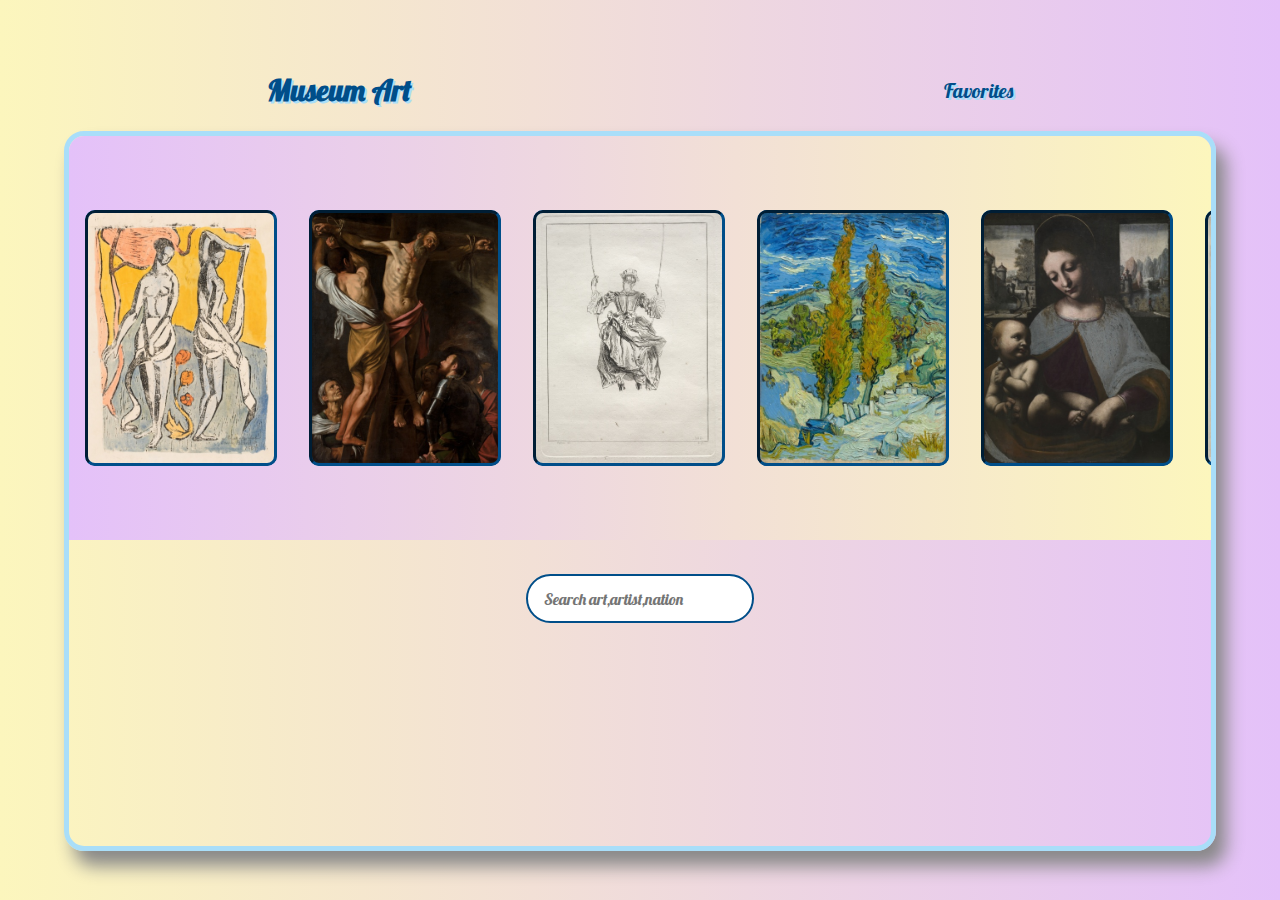
<file: index.html>
<!DOCTYPE html>
<html lang="en">
<head>
    <meta charset="UTF-8">
    <meta http-equiv="X-UA-Compatible" content="IE=edge">
    <meta name="viewport" content="width=device-width, initial-scale=1.0">
    <title>museumArt</title>
    <link href="https://fonts.googleapis.com/css2?family=Lobster&display=swap" rel="stylesheet">
    <link rel="stylesheet" href="Style/style.css">
</head>
<body>
    <div class="modal">
        <div class="modal-container">
            <div class="modal-container--image">
            </div>
        </div>
        <div class="backdrop"></div>
    </div>
    <div class="container">
        <div class="navbar">
            <div id="logo"><h2 >Museum Art</h2></div>
            <div id="favorites" >Favorites</div>
        </div>
        <div class="frame">
            <div class="painting">
                <div class="box">
                    <img src="./assests/nymphs.jpg" alt="The Nymphs" width="100%">
                    <svg class="heart svg 1" xmlns="http://www.w3.org/2000/svg" viewBox="0 0 512 512"><!--! Font Awesome Pro 6.2.0 by @fontawesome - https://fontawesome.com License - https://fontawesome.com/license (Commercial License) Copyright 2022 Fonticons, Inc. --><path d="M47.6 300.4L228.3 469.1c7.5 7 17.4 10.9 27.7 10.9s20.2-3.9 27.7-10.9L464.4 300.4c30.4-28.3 47.6-68 47.6-109.5v-5.8c0-69.9-50.5-129.5-119.4-141C347 36.5 300.6 51.4 268 84L256 96 244 84c-32.6-32.6-79-47.5-124.6-39.9C50.5 55.6 0 115.2 0 185.1v5.8c0 41.5 17.2 81.2 47.6 109.5z"/></svg>
                    <!-- <svg class="go" xmlns="http://www.w3.org/2000/svg" viewBox="0 0 448 512"><!--! Font Awesome Pro 6.2.0 by @fontawesome - https://fontawesome.com License - https://fontawesome.com/license (Commercial License) Copyright 2022 Fonticons, Inc. --><path d="M384 32c35.3 0 64 28.7 64 64V416c0 35.3-28.7 64-64 64H64c-35.3 0-64-28.7-64-64V96C0 60.7 28.7 32 64 32H384zM160 144c-13.3 0-24 10.7-24 24s10.7 24 24 24h94.1L119 327c-9.4 9.4-9.4 24.6 0 33.9s24.6 9.4 33.9 0l135-135V328c0 13.3 10.7 24 24 24s24-10.7 24-24V168c0-13.3-10.7-24-24-24H160z"/></svg> -->
                    <div class="info">
                        <h3>The Nymphs</h3>
                        <p>Émile Bernard (French, 1868–1941)</p>
                    </div>
                </div>
                <div class="box">
                    <img src="./assests/Saint Andrew.jpg" alt="The Crucifixion of Saint Andrew" width="100%">
                    <svg class="heart svg 2" xmlns="http://www.w3.org/2000/svg" viewBox="0 0 512 512"><!--! Font Awesome Pro 6.2.0 by @fontawesome - https://fontawesome.com License - https://fontawesome.com/license (Commercial License) Copyright 2022 Fonticons, Inc. --><path d="M47.6 300.4L228.3 469.1c7.5 7 17.4 10.9 27.7 10.9s20.2-3.9 27.7-10.9L464.4 300.4c30.4-28.3 47.6-68 47.6-109.5v-5.8c0-69.9-50.5-129.5-119.4-141C347 36.5 300.6 51.4 268 84L256 96 244 84c-32.6-32.6-79-47.5-124.6-39.9C50.5 55.6 0 115.2 0 185.1v5.8c0 41.5 17.2 81.2 47.6 109.5z"/></svg>
                    <div class="info">
                        <h3>The Crucifixion of Saint Andrew</h3>
                        <p>Caravaggio (Italian, 1571–1610)</p>
                    </div>
                </div>
                <div class="box">
                    <img src="./assests/swing.jpg" alt="Woman on a Swing, Viewed From Behind" width="100%">
                    <svg class="heart svg 3" xmlns="http://www.w3.org/2000/svg" viewBox="0 0 512 512"><!--! Font Awesome Pro 6.2.0 by @fontawesome - https://fontawesome.com License - https://fontawesome.com/license (Commercial License) Copyright 2022 Fonticons, Inc. --><path d="M47.6 300.4L228.3 469.1c7.5 7 17.4 10.9 27.7 10.9s20.2-3.9 27.7-10.9L464.4 300.4c30.4-28.3 47.6-68 47.6-109.5v-5.8c0-69.9-50.5-129.5-119.4-141C347 36.5 300.6 51.4 268 84L256 96 244 84c-32.6-32.6-79-47.5-124.6-39.9C50.5 55.6 0 115.2 0 185.1v5.8c0 41.5 17.2 81.2 47.6 109.5z"/></svg>
                    <div class="info">
                        <h3>Woman on a Swing, Viewed From Behind</h3>
                        <p>François Boucher (French, 1703–1770)</p>
                    </div>
                </div>
                <div class="box">
                    <img src="./assests/vangogh.jpg" alt="vangogh" width="100%">
                    <svg class="heart svg 4" xmlns="http://www.w3.org/2000/svg" viewBox="0 0 512 512"><!--! Font Awesome Pro 6.2.0 by @fontawesome - https://fontawesome.com License - https://fontawesome.com/license (Commercial License) Copyright 2022 Fonticons, Inc. --><path d="M47.6 300.4L228.3 469.1c7.5 7 17.4 10.9 27.7 10.9s20.2-3.9 27.7-10.9L464.4 300.4c30.4-28.3 47.6-68 47.6-109.5v-5.8c0-69.9-50.5-129.5-119.4-141C347 36.5 300.6 51.4 268 84L256 96 244 84c-32.6-32.6-79-47.5-124.6-39.9C50.5 55.6 0 115.2 0 185.1v5.8c0 41.5 17.2 81.2 47.6 109.5z"/></svg>
                    <div class="info">
                        <h3>Two Poplars in the Alpilles near Saint-Rémy</h3>
                        <p>Vincent van Gogh (Dutch, 1853–1890)</p>
                    </div>
                </div>
                <div class="box">
                    <img src="./assests/virginandchild.jpg" alt="virginandchild" width="100%">
                    <svg class="heart svg 5" xmlns="http://www.w3.org/2000/svg" viewBox="0 0 512 512"><!--! Font Awesome Pro 6.2.0 by @fontawesome - https://fontawesome.com License - https://fontawesome.com/license (Commercial License) Copyright 2022 Fonticons, Inc. --><path d="M47.6 300.4L228.3 469.1c7.5 7 17.4 10.9 27.7 10.9s20.2-3.9 27.7-10.9L464.4 300.4c30.4-28.3 47.6-68 47.6-109.5v-5.8c0-69.9-50.5-129.5-119.4-141C347 36.5 300.6 51.4 268 84L256 96 244 84c-32.6-32.6-79-47.5-124.6-39.9C50.5 55.6 0 115.2 0 185.1v5.8c0 41.5 17.2 81.2 47.6 109.5z"/></svg>
                    <div class="info">
                        <h3>Virgin and Child</h3>
                        <p>Leonardo da Vinci (Italian, 1452–1519)</p>
                    </div>
                </div>
                <div class="box">
                    <img src="./assests/van_gogh.jpg" alt="van_gogh" width="100%">
                    <svg class="heart svg 6" xmlns="http://www.w3.org/2000/svg" viewBox="0 0 512 512"><!--! Font Awesome Pro 6.2.0 by @fontawesome - https://fontawesome.com License - https://fontawesome.com/license (Commercial License) Copyright 2022 Fonticons, Inc. --><path d="M47.6 300.4L228.3 469.1c7.5 7 17.4 10.9 27.7 10.9s20.2-3.9 27.7-10.9L464.4 300.4c30.4-28.3 47.6-68 47.6-109.5v-5.8c0-69.9-50.5-129.5-119.4-141C347 36.5 300.6 51.4 268 84L256 96 244 84c-32.6-32.6-79-47.5-124.6-39.9C50.5 55.6 0 115.2 0 185.1v5.8c0 41.5 17.2 81.2 47.6 109.5z"/></svg>
                    <div class="info">
                        <h3>Dr. Gachet</h3>
                        <p>Vincent van Gogh (Dutch, 1853–1890)</p>
                    </div>
                </div>
                <div class="box">
                    <img src="./assests/Portrait of the Marquise d'Aguirandes.jpg" alt="Portrait of the Marquise d'Aguirandes" width="100%">
                    <svg class="heart svg 6" xmlns="http://www.w3.org/2000/svg" viewBox="0 0 512 512"><!--! Font Awesome Pro 6.2.0 by @fontawesome - https://fontawesome.com License - https://fontawesome.com/license (Commercial License) Copyright 2022 Fonticons, Inc. --><path d="M47.6 300.4L228.3 469.1c7.5 7 17.4 10.9 27.7 10.9s20.2-3.9 27.7-10.9L464.4 300.4c30.4-28.3 47.6-68 47.6-109.5v-5.8c0-69.9-50.5-129.5-119.4-141C347 36.5 300.6 51.4 268 84L256 96 244 84c-32.6-32.6-79-47.5-124.6-39.9C50.5 55.6 0 115.2 0 185.1v5.8c0 41.5 17.2 81.2 47.6 109.5z"/></svg>
                    <div class="info">
                        <h3>Portrait of the Marquise d'Aguirandes</h3>
                        <p>François Hubert Drouais (French, 1727–1775)</p>
                    </div>
                </div>
                <div class="box">
                    <img src="./assests/three_graces.jpg" alt="three_graces" width="100%">
                    <svg class="heart svg 6" xmlns="http://www.w3.org/2000/svg" viewBox="0 0 512 512"><!--! Font Awesome Pro 6.2.0 by @fontawesome - https://fontawesome.com License - https://fontawesome.com/license (Commercial License) Copyright 2022 Fonticons, Inc. --><path d="M47.6 300.4L228.3 469.1c7.5 7 17.4 10.9 27.7 10.9s20.2-3.9 27.7-10.9L464.4 300.4c30.4-28.3 47.6-68 47.6-109.5v-5.8c0-69.9-50.5-129.5-119.4-141C347 36.5 300.6 51.4 268 84L256 96 244 84c-32.6-32.6-79-47.5-124.6-39.9C50.5 55.6 0 115.2 0 185.1v5.8c0 41.5 17.2 81.2 47.6 109.5z"/></svg>
                    
                    <div class="info">
                        <h3>Figure Group of Love Carried by the Three Graces</h3>
                        <p>Sèvres Porcelain Factory (French, est. 1756)</p>
                    </div>
                </div>
                <div class="box">
                    <img src="./assests/The_Annunciation.jpg" alt="The_Annunciation" width="100%">
                    <svg class="heart svg 6" xmlns="http://www.w3.org/2000/svg" viewBox="0 0 512 512"><!--! Font Awesome Pro 6.2.0 by @fontawesome - https://fontawesome.com License - https://fontawesome.com/license (Commercial License) Copyright 2022 Fonticons, Inc. --><path d="M47.6 300.4L228.3 469.1c7.5 7 17.4 10.9 27.7 10.9s20.2-3.9 27.7-10.9L464.4 300.4c30.4-28.3 47.6-68 47.6-109.5v-5.8c0-69.9-50.5-129.5-119.4-141C347 36.5 300.6 51.4 268 84L256 96 244 84c-32.6-32.6-79-47.5-124.6-39.9C50.5 55.6 0 115.2 0 185.1v5.8c0 41.5 17.2 81.2 47.6 109.5z"/></svg>
                    <div class="info">
                        <h3>The_Annunciation</h3>
                        <p>Paolo Veronese (Italian, 1528–1588)</p>
                    </div>
                </div>
                <div class="box">
                    <img src="./assests/Portrait of Catherine Grey, Lady Manners.jpg" alt="Lady Manners" width="100%">
                    <svg class="heart svg 6" xmlns="http://www.w3.org/2000/svg" viewBox="0 0 512 512"><!--! Font Awesome Pro 6.2.0 by @fontawesome - https://fontawesome.com License - https://fontawesome.com/license (Commercial License) Copyright 2022 Fonticons, Inc. --><path d="M47.6 300.4L228.3 469.1c7.5 7 17.4 10.9 27.7 10.9s20.2-3.9 27.7-10.9L464.4 300.4c30.4-28.3 47.6-68 47.6-109.5v-5.8c0-69.9-50.5-129.5-119.4-141C347 36.5 300.6 51.4 268 84L256 96 244 84c-32.6-32.6-79-47.5-124.6-39.9C50.5 55.6 0 115.2 0 185.1v5.8c0 41.5 17.2 81.2 47.6 109.5z"/></svg>
                    <div class="info">
                        <h3>Portrait of Catherine Grey, Lady Manners</h3>
                        <p>Thomas Lawrence (British, 1769–1830)</p>
                    </div>
                </div>
                <div class="box">
                    <img src="./assests/The Miracles of Saint James the Greater.jpg" alt="The Miracles of Saint James the Greater" width="100%">
                    <svg class="heart svg 6" xmlns="http://www.w3.org/2000/svg" viewBox="0 0 512 512"><!--! Font Awesome Pro 6.2.0 by @fontawesome - https://fontawesome.com License - https://fontawesome.com/license (Commercial License) Copyright 2022 Fonticons, Inc. --><path d="M47.6 300.4L228.3 469.1c7.5 7 17.4 10.9 27.7 10.9s20.2-3.9 27.7-10.9L464.4 300.4c30.4-28.3 47.6-68 47.6-109.5v-5.8c0-69.9-50.5-129.5-119.4-141C347 36.5 300.6 51.4 268 84L256 96 244 84c-32.6-32.6-79-47.5-124.6-39.9C50.5 55.6 0 115.2 0 185.1v5.8c0 41.5 17.2 81.2 47.6 109.5z"/></svg>
                    <div class="info">
                        <h3>The Miracles of Saint James the Greater</h3>
                        <p>Noël Nicolas Coypel (French, 1690–1734)</p>
                    </div>
                </div>
                <div class="box">
                    <img src="./assests/Nave Nave Fenua (Fragrant Isle).jpg" alt="Nave Nave Fenua" width="100%">
                    <svg class="heart svg 6" xmlns="http://www.w3.org/2000/svg" viewBox="0 0 512 512"><!--! Font Awesome Pro 6.2.0 by @fontawesome - https://fontawesome.com License - https://fontawesome.com/license (Commercial License) Copyright 2022 Fonticons, Inc. --><path d="M47.6 300.4L228.3 469.1c7.5 7 17.4 10.9 27.7 10.9s20.2-3.9 27.7-10.9L464.4 300.4c30.4-28.3 47.6-68 47.6-109.5v-5.8c0-69.9-50.5-129.5-119.4-141C347 36.5 300.6 51.4 268 84L256 96 244 84c-32.6-32.6-79-47.5-124.6-39.9C50.5 55.6 0 115.2 0 185.1v5.8c0 41.5 17.2 81.2 47.6 109.5z"/></svg>
                    <div class="info">
                        <h3>Nave Nave Fenua (Fragrant Isle)</h3>
                        <p>Paul Gauguin (French, 1848–1903)</p>
                    </div>
                </div>
                <div class="box">
                    <img src="./assests/Clio, Muse of History.jpg" alt="Clio, Muse of History" width="100%">
                    <svg class="heart svg 6" xmlns="http://www.w3.org/2000/svg" viewBox="0 0 512 512"><!--! Font Awesome Pro 6.2.0 by @fontawesome - https://fontawesome.com License - https://fontawesome.com/license (Commercial License) Copyright 2022 Fonticons, Inc. --><path d="M47.6 300.4L228.3 469.1c7.5 7 17.4 10.9 27.7 10.9s20.2-3.9 27.7-10.9L464.4 300.4c30.4-28.3 47.6-68 47.6-109.5v-5.8c0-69.9-50.5-129.5-119.4-141C347 36.5 300.6 51.4 268 84L256 96 244 84c-32.6-32.6-79-47.5-124.6-39.9C50.5 55.6 0 115.2 0 185.1v5.8c0 41.5 17.2 81.2 47.6 109.5z"/></svg>
                    <div class="info">
                        <h3>Clio, Muse of History</h3>
                        <p>Charles Meynier (French, 1768–1832)</p>
                    </div>
                </div>

            </div>
            <div class="input">
                <input type="text" placeholder="Search art,artist,nation">
            </div>
        </div>
    </div>
    

    <script src="script.js"></script>
</body>
</html>
</file>
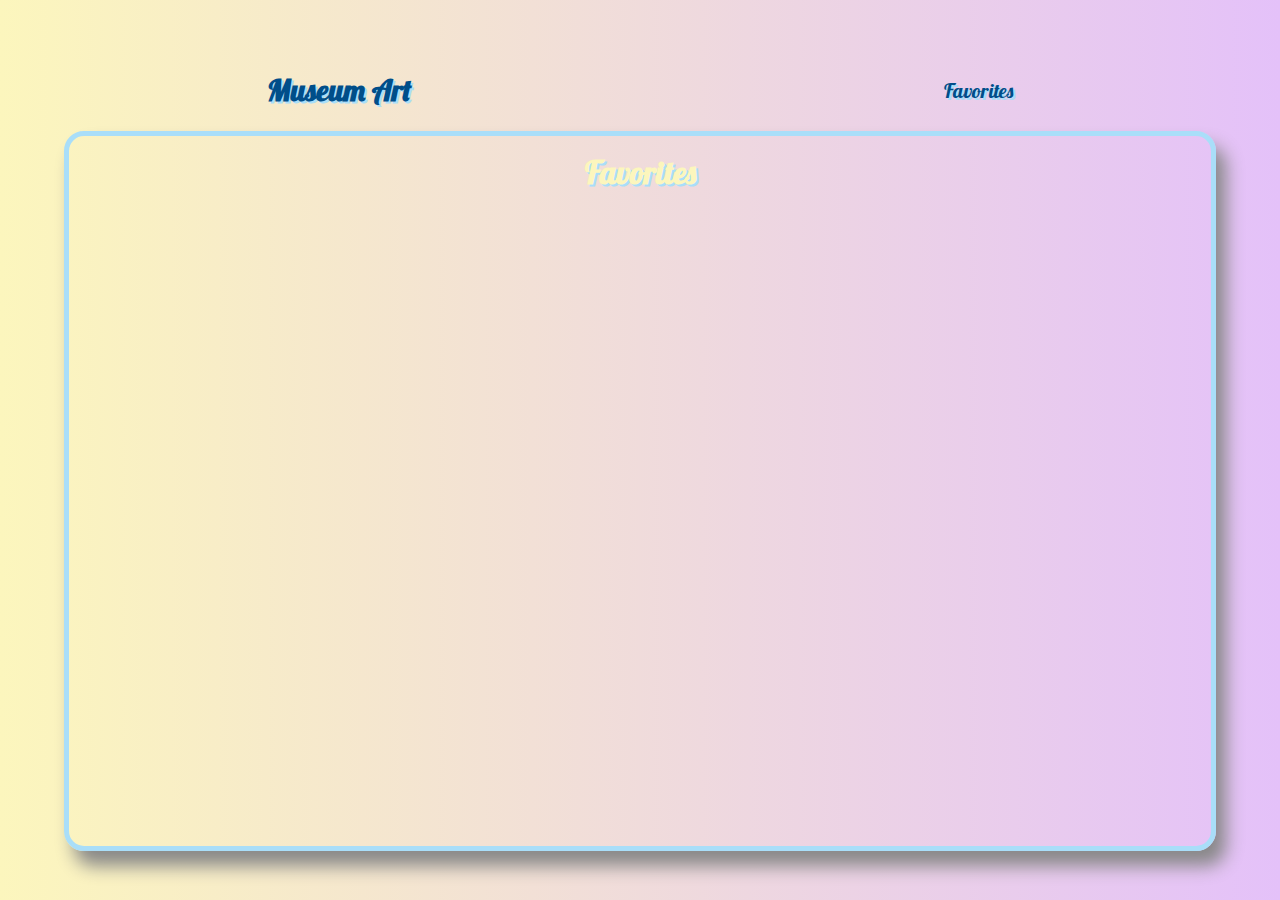
<file: favorites.html>
<!DOCTYPE html>
<html lang="en">
<head>
    <meta charset="UTF-8">
    <meta http-equiv="X-UA-Compatible" content="IE=edge">
    <meta name="viewport" content="width=device-width, initial-scale=1.0">
    <link rel="stylesheet" href="Style//favorites.css">
    <link href="https://fonts.googleapis.com/css2?family=Lobster&display=swap" rel="stylesheet">
    <title>Favorites</title>
</head>
<body>
    <div class="container">
        <div class="navbar">
            <div id="logo"><h2 >Museum Art</h2></div>
            <div id="favorites" >Favorites</div>
        </div>
        <div class="frame">
            <h1>Favorites</h1>
            <div class="painting">
                <div class="box">
                    <img src="./assests/nymphs.jpg" alt="The Nymphs" width="100%">
                    <svg class="heart svg 1" xmlns="http://www.w3.org/2000/svg" viewBox="0 0 512 512"><!--! Font Awesome Pro 6.2.0 by @fontawesome - https://fontawesome.com License - https://fontawesome.com/license (Commercial License) Copyright 2022 Fonticons, Inc. --><path d="M47.6 300.4L228.3 469.1c7.5 7 17.4 10.9 27.7 10.9s20.2-3.9 27.7-10.9L464.4 300.4c30.4-28.3 47.6-68 47.6-109.5v-5.8c0-69.9-50.5-129.5-119.4-141C347 36.5 300.6 51.4 268 84L256 96 244 84c-32.6-32.6-79-47.5-124.6-39.9C50.5 55.6 0 115.2 0 185.1v5.8c0 41.5 17.2 81.2 47.6 109.5z"/></svg>
                    <div class="info">
                        <h3>The Nymphs</h3>
                        <p>Émile Bernard (French, 1868–1941)</p>
                    </div>
                </div>
                <div class="box">
                    <img src="./assests/Saint Andrew.jpg" alt="The Crucifixion of Saint Andrew" width="100%">
                    <svg class="heart svg 2" xmlns="http://www.w3.org/2000/svg" viewBox="0 0 512 512"><!--! Font Awesome Pro 6.2.0 by @fontawesome - https://fontawesome.com License - https://fontawesome.com/license (Commercial License) Copyright 2022 Fonticons, Inc. --><path d="M47.6 300.4L228.3 469.1c7.5 7 17.4 10.9 27.7 10.9s20.2-3.9 27.7-10.9L464.4 300.4c30.4-28.3 47.6-68 47.6-109.5v-5.8c0-69.9-50.5-129.5-119.4-141C347 36.5 300.6 51.4 268 84L256 96 244 84c-32.6-32.6-79-47.5-124.6-39.9C50.5 55.6 0 115.2 0 185.1v5.8c0 41.5 17.2 81.2 47.6 109.5z"/></svg>
                    <div class="info">
                        <h3>The Crucifixion of Saint Andrew</h3>
                        <p>Caravaggio (Italian, 1571–1610)</p>
                    </div>
                </div>
                <div class="box">
                    <img src="./assests/swing.jpg" alt="Woman on a Swing, Viewed From Behind" width="100%">
                    <svg class="heart svg 3" xmlns="http://www.w3.org/2000/svg" viewBox="0 0 512 512"><!--! Font Awesome Pro 6.2.0 by @fontawesome - https://fontawesome.com License - https://fontawesome.com/license (Commercial License) Copyright 2022 Fonticons, Inc. --><path d="M47.6 300.4L228.3 469.1c7.5 7 17.4 10.9 27.7 10.9s20.2-3.9 27.7-10.9L464.4 300.4c30.4-28.3 47.6-68 47.6-109.5v-5.8c0-69.9-50.5-129.5-119.4-141C347 36.5 300.6 51.4 268 84L256 96 244 84c-32.6-32.6-79-47.5-124.6-39.9C50.5 55.6 0 115.2 0 185.1v5.8c0 41.5 17.2 81.2 47.6 109.5z"/></svg>
                    <div class="info">
                        <h3>Woman on a Swing, Viewed From Behind</h3>
                        <p>François Boucher (French, 1703–1770)</p>
                    </div>
                </div>
                <div class="box">
                    <img src="./assests/vangogh.jpg" alt="vangogh" width="100%">
                    <svg class="heart svg 4" xmlns="http://www.w3.org/2000/svg" viewBox="0 0 512 512"><!--! Font Awesome Pro 6.2.0 by @fontawesome - https://fontawesome.com License - https://fontawesome.com/license (Commercial License) Copyright 2022 Fonticons, Inc. --><path d="M47.6 300.4L228.3 469.1c7.5 7 17.4 10.9 27.7 10.9s20.2-3.9 27.7-10.9L464.4 300.4c30.4-28.3 47.6-68 47.6-109.5v-5.8c0-69.9-50.5-129.5-119.4-141C347 36.5 300.6 51.4 268 84L256 96 244 84c-32.6-32.6-79-47.5-124.6-39.9C50.5 55.6 0 115.2 0 185.1v5.8c0 41.5 17.2 81.2 47.6 109.5z"/></svg>
                    <div class="info">
                        <h3>Two Poplars in the Alpilles near Saint-Rémy</h3>
                        <p>Vincent van Gogh (Dutch, 1853–1890)</p>
                    </div>
                </div>
                <div class="box">
                    <img src="./assests/virginandchild.jpg" alt="virginandchild" width="100%">
                    <svg class="heart svg 5" xmlns="http://www.w3.org/2000/svg" viewBox="0 0 512 512"><!--! Font Awesome Pro 6.2.0 by @fontawesome - https://fontawesome.com License - https://fontawesome.com/license (Commercial License) Copyright 2022 Fonticons, Inc. --><path d="M47.6 300.4L228.3 469.1c7.5 7 17.4 10.9 27.7 10.9s20.2-3.9 27.7-10.9L464.4 300.4c30.4-28.3 47.6-68 47.6-109.5v-5.8c0-69.9-50.5-129.5-119.4-141C347 36.5 300.6 51.4 268 84L256 96 244 84c-32.6-32.6-79-47.5-124.6-39.9C50.5 55.6 0 115.2 0 185.1v5.8c0 41.5 17.2 81.2 47.6 109.5z"/></svg>
                    <div class="info">
                        <h3>Virgin and Child</h3>
                        <p>Leonardo da Vinci (Italian, 1452–1519)</p>
                    </div>
                </div>
                <div class="box">
                    <img src="./assests/van_gogh.jpg" alt="van_gogh" width="100%">
                    <svg class="heart svg 6" xmlns="http://www.w3.org/2000/svg" viewBox="0 0 512 512"><!--! Font Awesome Pro 6.2.0 by @fontawesome - https://fontawesome.com License - https://fontawesome.com/license (Commercial License) Copyright 2022 Fonticons, Inc. --><path d="M47.6 300.4L228.3 469.1c7.5 7 17.4 10.9 27.7 10.9s20.2-3.9 27.7-10.9L464.4 300.4c30.4-28.3 47.6-68 47.6-109.5v-5.8c0-69.9-50.5-129.5-119.4-141C347 36.5 300.6 51.4 268 84L256 96 244 84c-32.6-32.6-79-47.5-124.6-39.9C50.5 55.6 0 115.2 0 185.1v5.8c0 41.5 17.2 81.2 47.6 109.5z"/></svg>
                    <div class="info">
                        <h3>Dr. Gachet</h3>
                        <p>Vincent van Gogh (Dutch, 1853–1890)</p>
                    </div>
                </div>
                <div class="box">
                    <img src="./assests/Portrait of the Marquise d'Aguirandes.jpg" alt="Portrait of the Marquise d'Aguirandes" width="100%">
                    <svg class="heart svg 6" xmlns="http://www.w3.org/2000/svg" viewBox="0 0 512 512"><!--! Font Awesome Pro 6.2.0 by @fontawesome - https://fontawesome.com License - https://fontawesome.com/license (Commercial License) Copyright 2022 Fonticons, Inc. --><path d="M47.6 300.4L228.3 469.1c7.5 7 17.4 10.9 27.7 10.9s20.2-3.9 27.7-10.9L464.4 300.4c30.4-28.3 47.6-68 47.6-109.5v-5.8c0-69.9-50.5-129.5-119.4-141C347 36.5 300.6 51.4 268 84L256 96 244 84c-32.6-32.6-79-47.5-124.6-39.9C50.5 55.6 0 115.2 0 185.1v5.8c0 41.5 17.2 81.2 47.6 109.5z"/></svg>
                    <svg class="go" xmlns="http://www.w3.org/2000/svg" viewBox="0 0 448 512"><!--! Font Awesome Pro 6.2.0 by @fontawesome - https://fontawesome.com License - https://fontawesome.com/license (Commercial License) Copyright 2022 Fonticons, Inc. --><path d="M384 32c35.3 0 64 28.7 64 64V416c0 35.3-28.7 64-64 64H64c-35.3 0-64-28.7-64-64V96C0 60.7 28.7 32 64 32H384zM160 144c-13.3 0-24 10.7-24 24s10.7 24 24 24h94.1L119 327c-9.4 9.4-9.4 24.6 0 33.9s24.6 9.4 33.9 0l135-135V328c0 13.3 10.7 24 24 24s24-10.7 24-24V168c0-13.3-10.7-24-24-24H160z"/></svg>
                    <div class="info">
                        <h3>Portrait of the Marquise d'Aguirandes</h3>
                        <p>François Hubert Drouais (French, 1727–1775)</p>
                    </div>
                </div>
                <div class="box">
                    <img src="./assests/three_graces.jpg" alt="three_graces" width="100%">
                    <svg class="heart svg 6" xmlns="http://www.w3.org/2000/svg" viewBox="0 0 512 512"><!--! Font Awesome Pro 6.2.0 by @fontawesome - https://fontawesome.com License - https://fontawesome.com/license (Commercial License) Copyright 2022 Fonticons, Inc. --><path d="M47.6 300.4L228.3 469.1c7.5 7 17.4 10.9 27.7 10.9s20.2-3.9 27.7-10.9L464.4 300.4c30.4-28.3 47.6-68 47.6-109.5v-5.8c0-69.9-50.5-129.5-119.4-141C347 36.5 300.6 51.4 268 84L256 96 244 84c-32.6-32.6-79-47.5-124.6-39.9C50.5 55.6 0 115.2 0 185.1v5.8c0 41.5 17.2 81.2 47.6 109.5z"/></svg>
                    <svg class="go" xmlns="http://www.w3.org/2000/svg" viewBox="0 0 448 512"><!--! Font Awesome Pro 6.2.0 by @fontawesome - https://fontawesome.com License - https://fontawesome.com/license (Commercial License) Copyright 2022 Fonticons, Inc. --><path d="M384 32c35.3 0 64 28.7 64 64V416c0 35.3-28.7 64-64 64H64c-35.3 0-64-28.7-64-64V96C0 60.7 28.7 32 64 32H384zM160 144c-13.3 0-24 10.7-24 24s10.7 24 24 24h94.1L119 327c-9.4 9.4-9.4 24.6 0 33.9s24.6 9.4 33.9 0l135-135V328c0 13.3 10.7 24 24 24s24-10.7 24-24V168c0-13.3-10.7-24-24-24H160z"/></svg>
                    <div class="info">
                        <h3>Figure Group of Love Carried by the Three Graces</h3>
                        <p>Sèvres Porcelain Factory (French, est. 1756)</p>
                    </div>
                </div>
                <div class="box">
                    <img src="./assests/The_Annunciation.jpg" alt="The_Annunciation" width="100%">
                    <svg class="heart svg 6" xmlns="http://www.w3.org/2000/svg" viewBox="0 0 512 512"><!--! Font Awesome Pro 6.2.0 by @fontawesome - https://fontawesome.com License - https://fontawesome.com/license (Commercial License) Copyright 2022 Fonticons, Inc. --><path d="M47.6 300.4L228.3 469.1c7.5 7 17.4 10.9 27.7 10.9s20.2-3.9 27.7-10.9L464.4 300.4c30.4-28.3 47.6-68 47.6-109.5v-5.8c0-69.9-50.5-129.5-119.4-141C347 36.5 300.6 51.4 268 84L256 96 244 84c-32.6-32.6-79-47.5-124.6-39.9C50.5 55.6 0 115.2 0 185.1v5.8c0 41.5 17.2 81.2 47.6 109.5z"/></svg>
                    <svg class="go" xmlns="http://www.w3.org/2000/svg" viewBox="0 0 448 512"><!--! Font Awesome Pro 6.2.0 by @fontawesome - https://fontawesome.com License - https://fontawesome.com/license (Commercial License) Copyright 2022 Fonticons, Inc. --><path d="M384 32c35.3 0 64 28.7 64 64V416c0 35.3-28.7 64-64 64H64c-35.3 0-64-28.7-64-64V96C0 60.7 28.7 32 64 32H384zM160 144c-13.3 0-24 10.7-24 24s10.7 24 24 24h94.1L119 327c-9.4 9.4-9.4 24.6 0 33.9s24.6 9.4 33.9 0l135-135V328c0 13.3 10.7 24 24 24s24-10.7 24-24V168c0-13.3-10.7-24-24-24H160z"/></svg>
                    <div class="info">
                        <h3>The_Annunciation</h3>
                        <p>Paolo Veronese (Italian, 1528–1588)</p>
                    </div>
                </div>
                <div class="box">
                    <img src="./assests/Portrait of Catherine Grey, Lady Manners.jpg" alt="Lady Manners" width="100%">
                    <svg class="heart svg 6" xmlns="http://www.w3.org/2000/svg" viewBox="0 0 512 512"><!--! Font Awesome Pro 6.2.0 by @fontawesome - https://fontawesome.com License - https://fontawesome.com/license (Commercial License) Copyright 2022 Fonticons, Inc. --><path d="M47.6 300.4L228.3 469.1c7.5 7 17.4 10.9 27.7 10.9s20.2-3.9 27.7-10.9L464.4 300.4c30.4-28.3 47.6-68 47.6-109.5v-5.8c0-69.9-50.5-129.5-119.4-141C347 36.5 300.6 51.4 268 84L256 96 244 84c-32.6-32.6-79-47.5-124.6-39.9C50.5 55.6 0 115.2 0 185.1v5.8c0 41.5 17.2 81.2 47.6 109.5z"/></svg>
                    <svg class="go" xmlns="http://www.w3.org/2000/svg" viewBox="0 0 448 512"><!--! Font Awesome Pro 6.2.0 by @fontawesome - https://fontawesome.com License - https://fontawesome.com/license (Commercial License) Copyright 2022 Fonticons, Inc. --><path d="M384 32c35.3 0 64 28.7 64 64V416c0 35.3-28.7 64-64 64H64c-35.3 0-64-28.7-64-64V96C0 60.7 28.7 32 64 32H384zM160 144c-13.3 0-24 10.7-24 24s10.7 24 24 24h94.1L119 327c-9.4 9.4-9.4 24.6 0 33.9s24.6 9.4 33.9 0l135-135V328c0 13.3 10.7 24 24 24s24-10.7 24-24V168c0-13.3-10.7-24-24-24H160z"/></svg>
                    <div class="info">
                        <h3>Portrait of Catherine Grey, Lady Manners</h3>
                        <p>Thomas Lawrence (British, 1769–1830)</p>
                    </div>
                </div>
                <div class="box">
                    <img src="./assests/The Miracles of Saint James the Greater.jpg" alt="The Miracles of Saint James the Greater" width="100%">
                    <svg class="heart svg 6" xmlns="http://www.w3.org/2000/svg" viewBox="0 0 512 512"><!--! Font Awesome Pro 6.2.0 by @fontawesome - https://fontawesome.com License - https://fontawesome.com/license (Commercial License) Copyright 2022 Fonticons, Inc. --><path d="M47.6 300.4L228.3 469.1c7.5 7 17.4 10.9 27.7 10.9s20.2-3.9 27.7-10.9L464.4 300.4c30.4-28.3 47.6-68 47.6-109.5v-5.8c0-69.9-50.5-129.5-119.4-141C347 36.5 300.6 51.4 268 84L256 96 244 84c-32.6-32.6-79-47.5-124.6-39.9C50.5 55.6 0 115.2 0 185.1v5.8c0 41.5 17.2 81.2 47.6 109.5z"/></svg>
                    <svg class="go" xmlns="http://www.w3.org/2000/svg" viewBox="0 0 448 512"><!--! Font Awesome Pro 6.2.0 by @fontawesome - https://fontawesome.com License - https://fontawesome.com/license (Commercial License) Copyright 2022 Fonticons, Inc. --><path d="M384 32c35.3 0 64 28.7 64 64V416c0 35.3-28.7 64-64 64H64c-35.3 0-64-28.7-64-64V96C0 60.7 28.7 32 64 32H384zM160 144c-13.3 0-24 10.7-24 24s10.7 24 24 24h94.1L119 327c-9.4 9.4-9.4 24.6 0 33.9s24.6 9.4 33.9 0l135-135V328c0 13.3 10.7 24 24 24s24-10.7 24-24V168c0-13.3-10.7-24-24-24H160z"/></svg>
                    <div class="info">
                        <h3>The Miracles of Saint James the Greater</h3>
                        <p>Noël Nicolas Coypel (French, 1690–1734)</p>
                    </div>
                </div>
                <div class="box">
                    <img src="./assests/Nave Nave Fenua (Fragrant Isle).jpg" alt="Nave Nave Fenua" width="100%">
                    <svg class="heart svg 6" xmlns="http://www.w3.org/2000/svg" viewBox="0 0 512 512"><!--! Font Awesome Pro 6.2.0 by @fontawesome - https://fontawesome.com License - https://fontawesome.com/license (Commercial License) Copyright 2022 Fonticons, Inc. --><path d="M47.6 300.4L228.3 469.1c7.5 7 17.4 10.9 27.7 10.9s20.2-3.9 27.7-10.9L464.4 300.4c30.4-28.3 47.6-68 47.6-109.5v-5.8c0-69.9-50.5-129.5-119.4-141C347 36.5 300.6 51.4 268 84L256 96 244 84c-32.6-32.6-79-47.5-124.6-39.9C50.5 55.6 0 115.2 0 185.1v5.8c0 41.5 17.2 81.2 47.6 109.5z"/></svg>
                    <div class="info">
                        <h3>Nave Nave Fenua (Fragrant Isle)</h3>
                        <p>Paul Gauguin (French, 1848–1903)</p>
                    </div>
                </div>
                <div class="box">
                    <img src="./assests/Clio, Muse of History.jpg" alt="Clio, Muse of History" width="100%">
                    <svg class="heart svg 6" xmlns="http://www.w3.org/2000/svg" viewBox="0 0 512 512"><!--! Font Awesome Pro 6.2.0 by @fontawesome - https://fontawesome.com License - https://fontawesome.com/license (Commercial License) Copyright 2022 Fonticons, Inc. --><path d="M47.6 300.4L228.3 469.1c7.5 7 17.4 10.9 27.7 10.9s20.2-3.9 27.7-10.9L464.4 300.4c30.4-28.3 47.6-68 47.6-109.5v-5.8c0-69.9-50.5-129.5-119.4-141C347 36.5 300.6 51.4 268 84L256 96 244 84c-32.6-32.6-79-47.5-124.6-39.9C50.5 55.6 0 115.2 0 185.1v5.8c0 41.5 17.2 81.2 47.6 109.5z"/></svg>
                    <div class="info">
                        <h3>Clio, Muse of History</h3>
                        <p>Charles Meynier (French, 1768–1832)</p>
                    </div>
                </div>

            </div>
        </div>
    </div>
<script src="favorites.js"></script>
</body>
</html>
</file>
<file: Style/style.css>
/* ::-webkit-scrollbar {
    display: none;
} */

* {
    margin: 0;
    padding: 0;
    box-sizing: border-box;
    font-family: 'Lobster', cursive;
}
body {
    display: flex;
    overflow: visible;
}
body::-webkit-scrollbar {
    display: none;
}
.container {
    width: 100vw;
    height: 100vh;  
    background-image: linear-gradient(to right, #fcf6bd , #e4c1f9);
    display: flex;
    flex-direction: column;
    justify-content: center;
    align-items: center;
    backdrop-filter: blur(40px);
    min-height: 640px;
}

.frame {
    width: 90%;
    height: 80%;
    border: 5px solid #a9def9;
    box-shadow: 10px 15px 18px #888888;
    border-radius: 20px;
    overflow-y: scroll;
    display: flex;
    flex-direction: column;
    align-items: center;
    min-height: 350px;
}
.frame::-webkit-scrollbar {
    display: none;
}

.navbar {
    display: flex;
    justify-content: space-around;
    align-items: center;
    height: 9%;
    width: 100%;
    color: #004e89;
    font-family: 'Lobster', cursive;
    font-size: 20px;
}

#logo {
    text-shadow: 2px 2px #a9def9;
    cursor: pointer;
}
#favorites {
    cursor: pointer;
    text-shadow: 2px 2px #a9def9;
}

.painting {
    display: flex;
    border-radius: 10px 10px 0 0;
    overflow-x: scroll;
    overflow-y: hidden;
    align-items: center;
    width: 100%;
    padding: 2em 0;
    min-height: 57%;
    background-image: linear-gradient(to right,#e4c1f9, #fcf6bd);
}
/* width */
::-webkit-scrollbar {
    width: 20px;
}

  /* Track */
.painting::-webkit-scrollbar-track {
    border-radius: 10px;
}

  /* Handle */
.painting::-webkit-scrollbar-thumb {
    background:#004e89; 
    border-radius: 10px;
}

  /* Handle on hover */
.painting::-webkit-scrollbar-thumb:hover {
    background: #a9def9; 
}

.painting::-webkit-scrollbar-button {
    width: 200px;
}

.box {
    background-color:#004e89;
    display: flex;
    margin: 0 1em ;
    border-radius: 10px;
    min-width: 12em;
    height: 16em;
    max-width: 12em;
    position: relative;
    overflow: hidden;
    user-select: none;
}
.box > img {
    border-radius: 10px;
    border: 3px inset #004e89;
    object-fit: cover;
}
.box:hover img {
    filter: brightness(50%);
}

.info {
    display: none;
    user-select: text;
}
.info > h3 {
    color:#a9def9;
}
.heart {
    display: none;
}
.heart_filled {
    display: none;
}
.heart:hover {
    cursor: pointer;
}
.go {
    display: none;
}
.go:hover {
    cursor: pointer;
}

.box:hover .heart {
    box-sizing: border-box;
    display: block;
    position: absolute;
    top: 0;
    width: 2.5em;
    height: 2em;
    z-index: 2;
    margin: 0.5em;
    fill:none;
    stroke: #a9def9;
    stroke-width: 40;
    
}

.box:hover .heart_filled {
    box-sizing: border-box;
    display: block;
    position: absolute;
    top: 0;
    width: 2.5em;
    height: 2em;
    z-index: 2;
    margin: 0.5em;
    fill:#a9def9;
    stroke: #a9def9;
    stroke-width: 40;
    cursor: pointer;
}
.box:hover .go {
    display: block;
    position: absolute;
    top: 0;
    right: 0;
    width: 2em;
    height: 2em;
    z-index: 2;
    margin: 0.5em;
    fill:#a9def9c0;
}

.box:hover .info {
    display: block;
    width: 100%;
    height: 70%;
    position: absolute;
    bottom: 0;
    background-color:black;
    opacity: 0.7;
    border-radius: 0 0 10px 10px;
    color: white;
    filter: brightness(100%);
    padding: 5px 10px;
    animation-name: translateCard;
    animation-duration: 0.6s;
    animation-timing-function: ease-in-out;
    animation-fill-mode: forwards;
}

@keyframes translateCard {
    from {
        transform: translateY(100%);
    }
    to {
        transform: translateY(24%);
    }
}


.input {
    display: flex;
    justify-content: center;
    align-items: center;
    margin-top: 2%;
    width: 100%;
    height: 10%;
}

.input > input {
    width: 20%;
    height: 70%;
    border-radius: 40px;
    border: 2px solid #004e89;
    padding: 1em;
    font-size: 100%;
    min-width: 10em;
    outline: none;
    transition: 0.3s;
    font-family: 'Lobster', cursive;
}
.input > input:focus {
    width: 50%;
    min-width: 18em;
    border: 2px solid #fcf6bd;
    outline: none;
}


.frame > h1 {
    color: #fcf6bd;
    text-align: center;
    font-family: 'Lobster', cursive;
    text-shadow: 2px 2px #a9def9;
    margin-bottom: 1em;
}

/*  */

.input_search {
    padding-top: 1em;
    width: 100%;
    height: fit-content;
    display: flex;
    flex-direction: row;
    flex-wrap: wrap;
    justify-content: flex-start;
} 

.search_card {
    display: flex;
    flex-direction: column;
    width: 30.5%;
    height: 25em;
    position: relative;
    margin: 0.5em 1em;
}

.search_card:hover .card_image {
    filter: brightness(40%);
}
.search_card:hover .card_name {
    display: block;
    width: 100%;
    position: absolute;
    bottom: 2em;
    color: #a9def9;
    filter: brightness(90%);
    padding: 0 1em;
    border-radius: 0 0 10px 10px;
}
.search_card:hover .card_description {
    display: block;
    color: white;
    position: absolute;
    bottom: 0;
    width: 100%;
    height: 10%;
    filter: brightness(100%);
    padding: 0 1em;
}


.card_description {
    display: none;
}

.card_image {
    width: 100%;
    height:100%;
    border-radius: 15px;
    background-image: url();
    background-size: cover;
    background-position: center;
    background-repeat: no-repeat;
    text-align: center;
    border: 1px solid #004e89;
    cursor: zoom-in;    
}

.card_name {
    display: none;
    font-family: 'Lobster', cursive;
    font-size: 21px;
}

.modal {
    display: none;
    position: absolute;
    width: 100vw;
    height: 100vh;
    justify-content: center;
    align-items: center;
}

.modal-container {
    border-radius: 24px;
    width: 50%;
    height: 83%;
    position: relative;
    z-index: 99;
    background-color: rgba(252, 237, 237, 0.644);
    border: 1px solid #e4c1f9;
}

.backdrop {
    width: 100vw;
    height: 100vh;
    position: absolute;
    z-index: 1;
    backdrop-filter: blur(5px);
}

.modal-container > .modal-container--image {
    border-radius: 24px;
    width: 100%;
    height: 100%;
    background-image: url("../assests/vangogh.jpg");
    background-size: contain;
    background-repeat: no-repeat;
    background-position-y: center;
    background-position-x: center;
}

.search_card:hover .heart {
    box-sizing: border-box;
    display: block;
    position: absolute;
    top: 0;
    width: 2.5em;
    height: 2em;
    z-index: 2;
    margin: 0.5em;
    fill:none;
    stroke: #a9def9;
    stroke-width: 40;
}

.search_card:hover .heart_filled {
    box-sizing: border-box;
    display: block;
    position: absolute;
    top: 0;
    width: 2.5em;
    height: 2em;
    z-index: 2;
    margin: 0.5em;
    fill:#a9def9;
    stroke: #a9def9;
    stroke-width: 40;
    cursor: pointer;
}

@media screen and (max-width: 1000px) {
    .box {
        min-width: 20em;
    }
}
@media screen and (max-width: 820px) {
    .box {
        min-width: 45%;
    }
    .search_card {
        width: 100%;
    }
    .modal-container {
        width: 90%;
        height: 60%;
    }
}
@media screen and (max-width: 539px) {
    .box {
        min-width: 60%;
        height: 15em;
    }
    .painting {
        max-height: 20em;
        padding: 1.5em;
    }
}
</file>
<file: Style/favorites.css>
::-webkit-scrollbar {
    display: none;
}

* {
    margin: 0;
    padding: 0;
    box-sizing: border-box;
}
body {
    display: flex;
    overflow: visible;
}
.container {
    width: 100vw;
    height: 100vh;
    background-color: red; /* For browsers that do not support gradients */
    background-image: linear-gradient(to right, #fcf6bd , #e4c1f9);
    display: flex;
    flex-direction: column;
    justify-content: center;
    align-items: center;
    backdrop-filter: blur(40px);
    min-height: 640px;
}

.frame {
    width: 90%;
    height: 80%;
    border: 5px solid #a9def9;
    box-shadow: 10px 15px 18px #888888;
    border-radius: 20px;
    overflow-y: scroll;
    display: flex;
    flex-direction: column;
    align-items: center;
    min-height: 350px;
}
.navbar {
    display: flex;
    justify-content: space-around;
    align-items: center;
    height: 9%;
    width: 100%;
    color: #004e89;
    font-family: 'Lobster', cursive;
    font-size: 20px;
}

#logo {
    text-shadow: 2px 2px #a9def9;
    cursor: pointer;
}
#favorites {
    cursor: pointer;
    text-shadow: 2px 2px #a9def9;
}

.painting {
    display: flex;
    flex-wrap: wrap;
    border-radius: 10px;
    overflow-x: hidden;
    overflow-y: scroll;
    width:100%;
    height: 100%;
    min-height: 20em;
}

.box {
    background-color:#004e89;
    display: flex;
    margin: 0 1em ;
    border-radius: 10px;
    min-width: 12em;
    height: 16em;
    max-width: 12em;
    position: relative;
    overflow: hidden;
    margin-bottom: 1em;
}
.box > img {
    border-radius: 10px;
    border: 3px inset #004e89;
    object-fit: cover;
    filter: brightness(100%);
}
.box:hover img {
    filter: brightness(50%);
}

.info {
    display: none;
    user-select: none;
}
.info > h3 {
    color:#a9def9;
}
.heart {
    display: none;
}
.heart_filled {
    display: none;
}
.heart:hover {
    cursor: pointer;
}
.go {
    display: none;
}
.go:hover {
    cursor: pointer;
}

.box:hover .heart {
    box-sizing: border-box;
    display: block;
    position: absolute;
    top: 0;
    width: 2.5em;
    height: 2em;
    z-index: 2;
    margin: 0.5em;
    fill:none;
    stroke: #a9def9;
    stroke-width: 40;
    
}

.box:hover .heart_filled {
    box-sizing: border-box;
    display: block;
    position: absolute;
    top: 0;
    width: 2.5em;
    height: 2em;
    z-index: 2;
    margin: 0.5em;
    fill:#a9def9;
    stroke: #a9def9;
    stroke-width: 40;
    cursor: pointer;
}
.box:hover .go {
    display: block;
    position: absolute;
    top: 0;
    right: 0;
    width: 2em;
    height: 2em;
    z-index: 2;
    margin: 0.5em;
    fill:#a9def9c0;
}

.box:hover .info {
    display: block;
    width: 100%;
    height: 70%;
    position: absolute;
    bottom: 0;
    background-color:black;
    opacity: 0.7;
    border-radius: 0 0 10px 10px;
    color: white;
    filter: brightness(100%);
    padding: 5px 10px;
    animation-name: translateCard;
    animation-duration: 0.6s;
    animation-timing-function: ease-in-out;
    animation-fill-mode: forwards;
}

@keyframes translateCard {
    from {
        transform: translateY(100%);
    }
    to {
        transform: translateY(24%);
    }
}

@media screen and (max-width: 1000px) {
    .box {
        min-width: 20em;
        
    }
    .painting {
        justify-content: center;
    }
}
@media screen and (max-width: 820px) {
    .box {
        min-width: 45%;
        max-height: 50%;
    }
    .painting {
        justify-content: center;
    }
}
/* phone */
@media screen and (max-width: 539px) {
    .box {
        min-width: 90%;
        max-height: 60%;
    }
    .painting {
        justify-content: center;
    }
}


.input {
    display: flex;
    justify-content: center;
    align-items: center;
    margin-top: 2%;
    width: 100%;
    height: 10%;
}

.input > input {
    width: 20%;
    height: 60%;
    border-radius: 40px;
    border: 2px solid #004e89;
    padding: 1em;
    font-size: 100%;
    min-width: 10em;
    outline: none;
    transition: 0.3s;
    font-family: 'Lobster', cursive;
}
.input > input:focus {
    width: 50%;
    min-width: 18em;
    border: 2px solid #fcf6bd;
    outline: none;
}


.frame > h1 {
    color: #fcf6bd;
    text-align: center;
    font-family: 'Lobster', cursive;
    text-shadow: 2px 2px #a9def9;
    margin: 0.5em 0;
}
</file>
